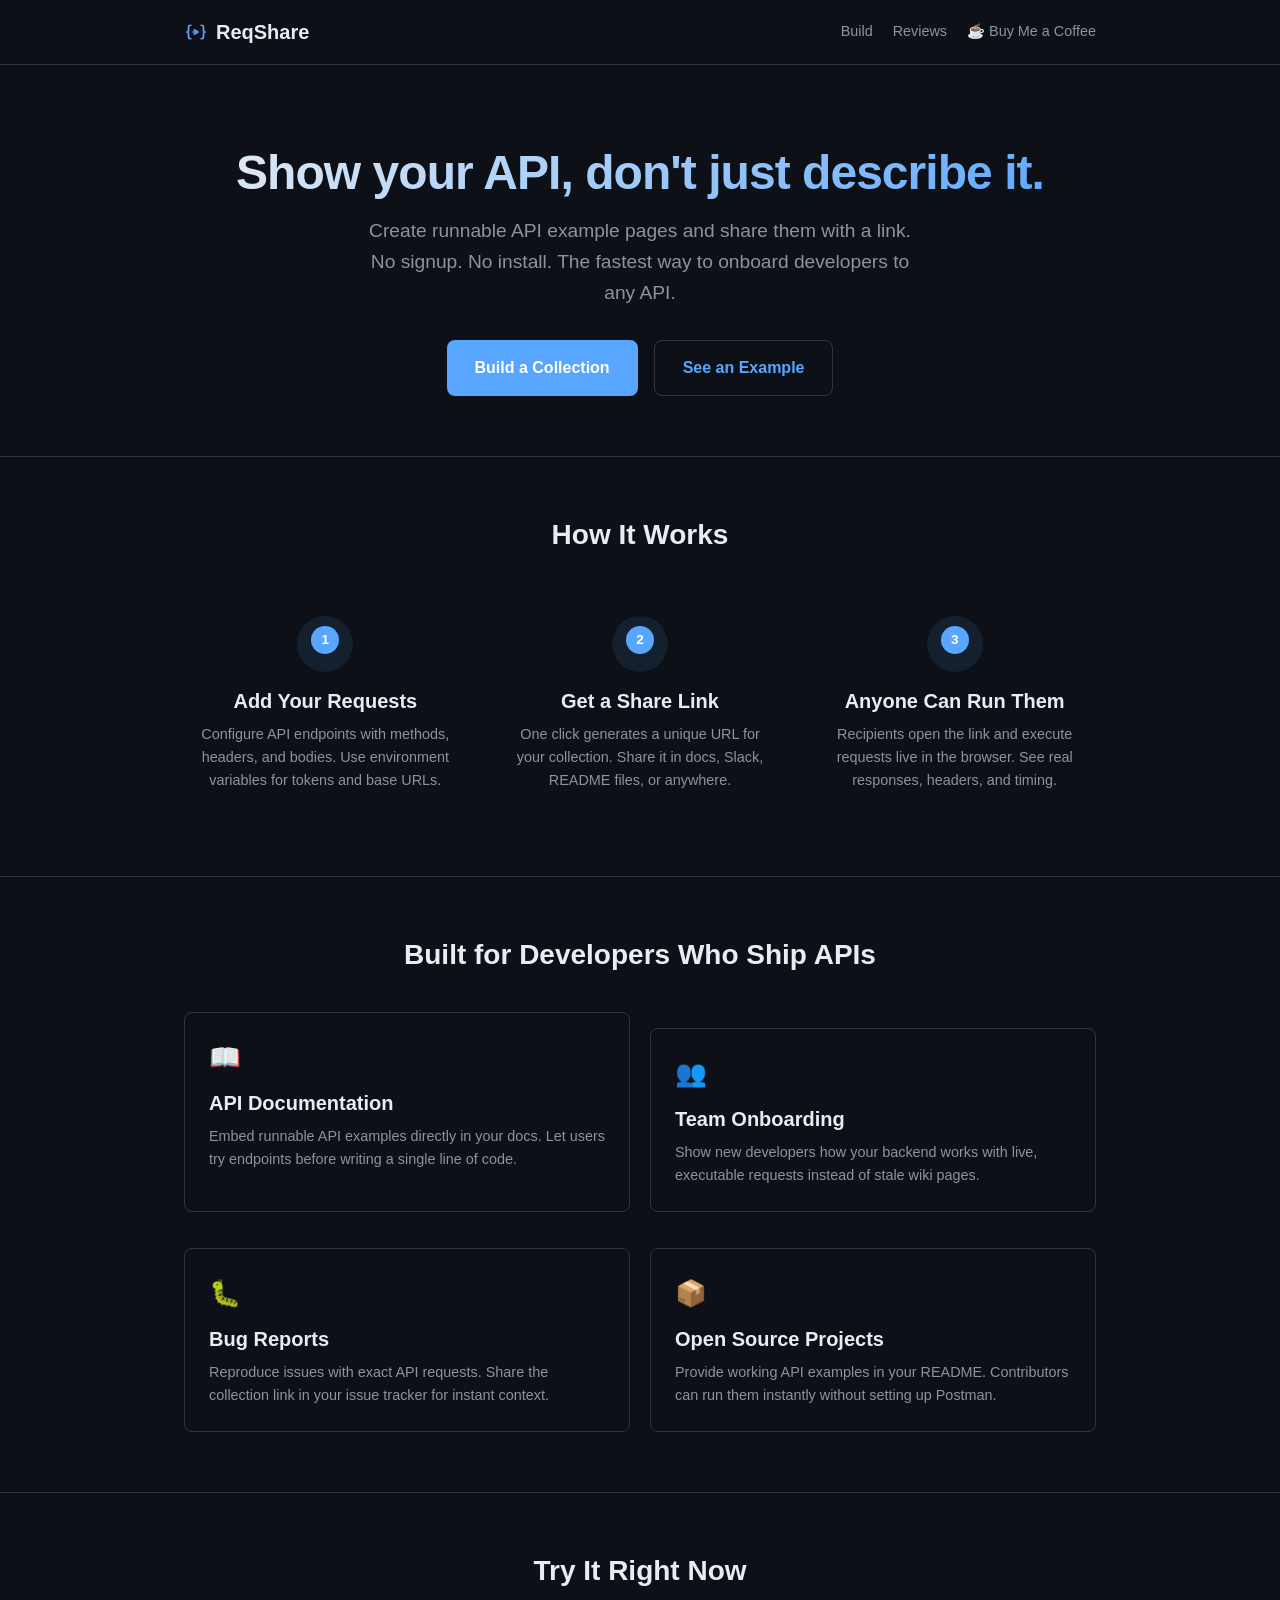
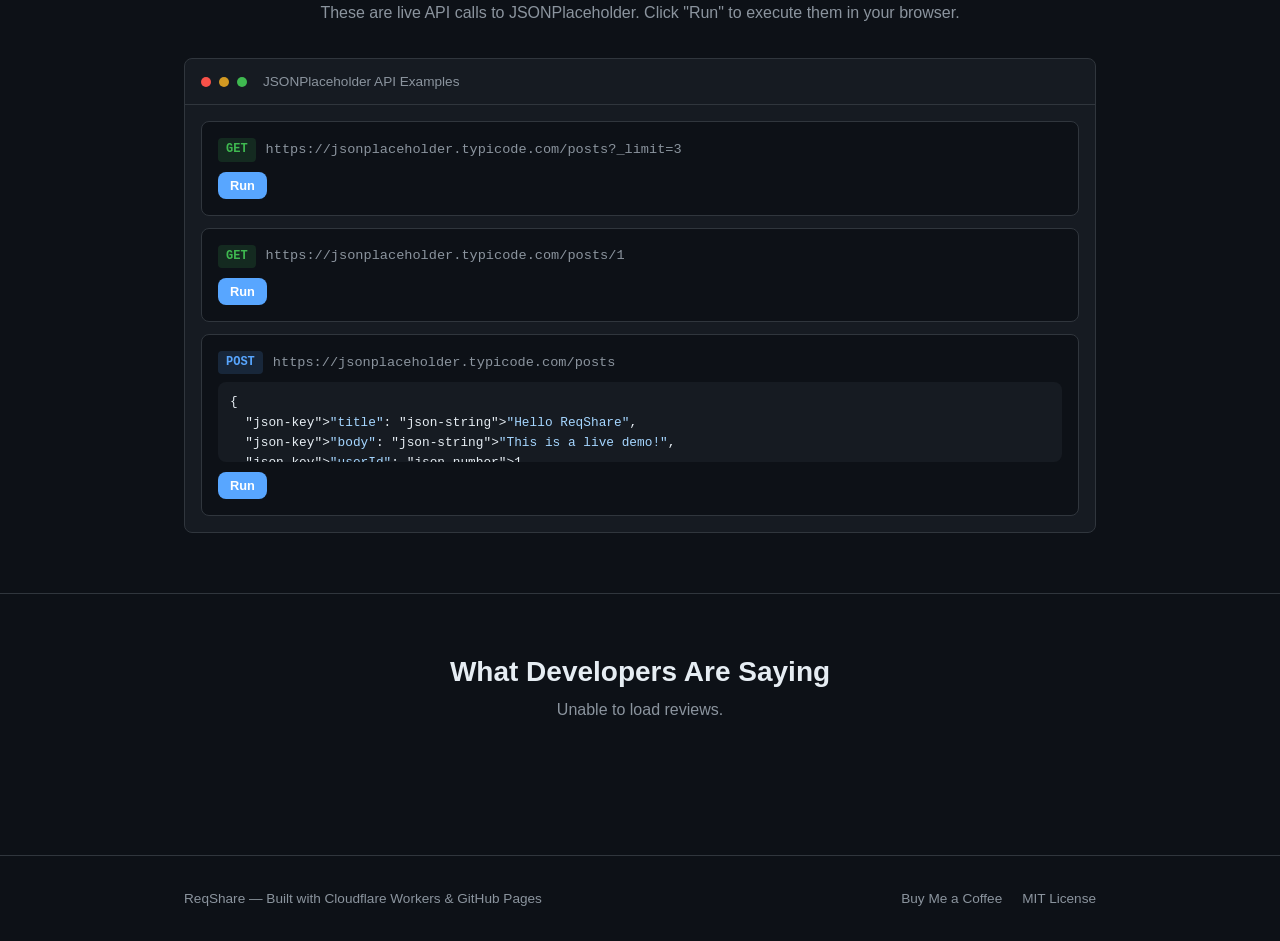
<file: site/index.html>
<!DOCTYPE html>
<html lang="en">
<head>
  <meta charset="utf-8">
  <meta name="viewport" content="width=device-width, initial-scale=1">
  <title>ReqShare — Shareable, Runnable API Examples</title>
  <meta name="description" content="Create runnable API example pages and share them with a link. The fastest way to show someone how an API works. No signup required.">
  <meta name="keywords" content="shareable API examples, runnable API documentation, share curl commands online, API request playground, embeddable API tester">
  <link rel="canonical" href="https://sillymodes.github.io/reqshare/">
  <link rel="icon" href="assets/favicon.svg" type="image/svg+xml">

  <!-- Open Graph -->
  <meta property="og:type" content="website">
  <meta property="og:title" content="ReqShare — Shareable, Runnable API Examples">
  <meta property="og:description" content="Create runnable API example pages and share them with a link. No signup. No install.">
  <meta property="og:url" content="https://sillymodes.github.io/reqshare/">
  <meta property="og:image" content="https://sillymodes.github.io/reqshare/assets/og-image.png">

  <!-- Twitter Card -->
  <meta name="twitter:card" content="summary_large_image">
  <meta name="twitter:title" content="ReqShare — Shareable, Runnable API Examples">
  <meta name="twitter:description" content="Create runnable API example pages and share them with a link. No signup. No install.">
  <meta name="twitter:image" content="https://sillymodes.github.io/reqshare/assets/og-image.png">

  <!-- JSON-LD Structured Data -->
  <script type="application/ld+json">
  {
    "@context": "https://schema.org",
    "@type": "WebApplication",
    "name": "ReqShare",
    "url": "https://sillymodes.github.io/reqshare/",
    "description": "Create shareable, runnable API example pages. The fastest way to show someone how an API works.",
    "applicationCategory": "DeveloperApplication",
    "operatingSystem": "Any",
    "offers": {
      "@type": "Offer",
      "price": "0",
      "priceCurrency": "USD"
    },
    "browserRequirements": "Requires JavaScript"
  }
  </script>

  <link rel="stylesheet" href="css/style.css">
</head>
<body>

  <header class="site-header">
    <div class="container" style="display:flex;align-items:center;justify-content:space-between;width:100%">
      <a href="./" class="logo" aria-label="ReqShare home">
        <svg width="24" height="24" viewBox="0 0 64 64" fill="none" xmlns="http://www.w3.org/2000/svg"><path d="M18 14C14 14 12 16 12 20L12 27C12 30 10 32 8 32C10 32 12 34 12 37L12 44C12 48 14 50 18 50" stroke="#58a6ff" stroke-width="4.5" stroke-linecap="round" stroke-linejoin="round"/><path d="M46 14C50 14 52 16 52 20L52 27C52 30 54 32 56 32C54 32 52 34 52 37L52 44C52 48 50 50 46 50" stroke="#58a6ff" stroke-width="4.5" stroke-linecap="round" stroke-linejoin="round"/><path d="M27 26L37 32L27 38" stroke="#58a6ff" stroke-width="4" stroke-linecap="round" stroke-linejoin="round"/><path d="M37 32H24" stroke="#58a6ff" stroke-width="4" stroke-linecap="round"/></svg>
        ReqShare
      </a>
      <nav>
        <a href="create.html">Build</a>
        <a href="#reviews-section">Reviews</a>
        <a href="https://buymeacoffee.com/timtian" target="_blank" rel="noopener">&#9749; Buy Me a Coffee</a>
      </nav>
    </div>
  </header>

  <main>
    <!-- Hero Section -->
    <section class="hero fade-in">
      <div class="container">
        <h1>Show your API, don't just describe it.</h1>
        <p class="subtitle">Create runnable API example pages and share them with a link. No signup. No install. The fastest way to onboard developers to any API.</p>
        <div class="cta-group">
          <a href="create.html" class="btn btn-primary">Build a Collection</a>
          <a href="c/#kUUKKDIE" class="btn btn-secondary">See an Example</a>
        </div>
      </div>
    </section>

    <!-- How It Works -->
    <section class="how-it-works fade-in fade-in-delay-1">
      <div class="container">
        <h2>How It Works</h2>
        <div class="steps">
          <div class="step">
            <div class="step-icon">
              <span class="step-number">1</span>
            </div>
            <h3>Add Your Requests</h3>
            <p>Configure API endpoints with methods, headers, and bodies. Use environment variables for tokens and base URLs.</p>
          </div>
          <div class="step">
            <div class="step-icon">
              <span class="step-number">2</span>
            </div>
            <h3>Get a Share Link</h3>
            <p>One click generates a unique URL for your collection. Share it in docs, Slack, README files, or anywhere.</p>
          </div>
          <div class="step">
            <div class="step-icon">
              <span class="step-number">3</span>
            </div>
            <h3>Anyone Can Run Them</h3>
            <p>Recipients open the link and execute requests live in the browser. See real responses, headers, and timing.</p>
          </div>
        </div>
      </div>
    </section>

    <!-- Use Cases -->
    <section class="use-cases fade-in fade-in-delay-2">
      <div class="container">
        <h2>Built for Developers Who Ship APIs</h2>
        <div class="use-case-grid">
          <div class="card use-case-card">
            <div class="uc-icon" aria-hidden="true">&#128214;</div>
            <h3>API Documentation</h3>
            <p>Embed runnable API examples directly in your docs. Let users try endpoints before writing a single line of code.</p>
          </div>
          <div class="card use-case-card">
            <div class="uc-icon" aria-hidden="true">&#128101;</div>
            <h3>Team Onboarding</h3>
            <p>Show new developers how your backend works with live, executable requests instead of stale wiki pages.</p>
          </div>
          <div class="card use-case-card">
            <div class="uc-icon" aria-hidden="true">&#128027;</div>
            <h3>Bug Reports</h3>
            <p>Reproduce issues with exact API requests. Share the collection link in your issue tracker for instant context.</p>
          </div>
          <div class="card use-case-card">
            <div class="uc-icon" aria-hidden="true">&#128230;</div>
            <h3>Open Source Projects</h3>
            <p>Provide working API examples in your README. Contributors can run them instantly without setting up Postman.</p>
          </div>
        </div>
      </div>
    </section>

    <!-- Live Demo -->
    <section class="live-demo fade-in fade-in-delay-3">
      <div class="container">
        <h2>Try It Right Now</h2>
        <p>These are live API calls to JSONPlaceholder. Click "Run" to execute them in your browser.</p>
        <div class="demo-container" id="demo-container">
          <div class="demo-header">
            <span class="demo-dot red"></span>
            <span class="demo-dot yellow"></span>
            <span class="demo-dot green"></span>
            <span style="margin-left:8px">JSONPlaceholder API Examples</span>
          </div>
          <div class="demo-requests" id="demo-requests">
            <!-- Populated by app.js -->
          </div>
        </div>
      </div>
    </section>

    <!-- Site-Wide Reviews -->
    <section class="reviews-section fade-in" id="reviews-section">
      <div class="container">
        <h2>What Developers Are Saying</h2>
        <div class="reviews-summary" id="reviews-summary">
          <!-- Populated by app.js -->
        </div>
        <div class="review-list" id="review-list">
          <!-- Populated by app.js -->
        </div>
      </div>
    </section>
  </main>

  <footer class="site-footer">
    <div class="container">
      <div class="footer-inner">
        <span>ReqShare &mdash; Built with Cloudflare Workers &amp; GitHub Pages</span>
        <div class="footer-links">
          <a href="https://buymeacoffee.com/timtian" target="_blank" rel="noopener">Buy Me a Coffee</a>
          <span>MIT License</span>
        </div>
      </div>
    </div>
  </footer>

  <script src="js/app.js"></script>
</body>
</html>
</file>
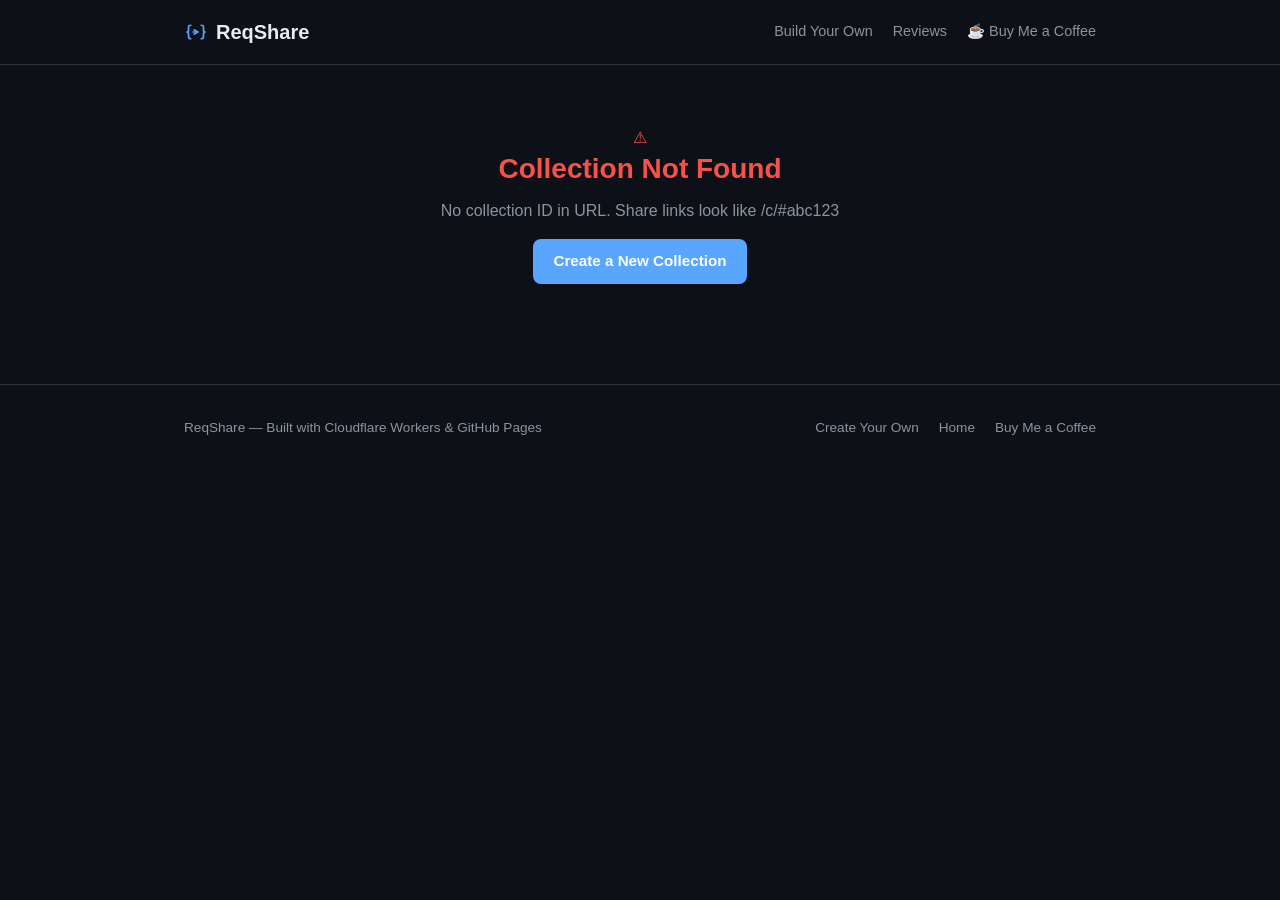
<file: site/c/index.html>
<!DOCTYPE html>
<html lang="en">
<head>
  <meta charset="utf-8">
  <meta name="viewport" content="width=device-width, initial-scale=1">
  <title>ReqShare — View Collection</title>
  <meta name="description" content="View and run API requests live in your browser. Shared via ReqShare — embeddable API documentation.">
  <link rel="canonical" href="https://sillymodes.github.io/reqshare/c/">
  <link rel="icon" href="../assets/favicon.svg" type="image/svg+xml">

  <!-- Open Graph -->
  <meta property="og:type" content="website">
  <meta property="og:title" content="ReqShare — View Collection">
  <meta property="og:description" content="View and run API requests live in your browser. Shared via ReqShare.">
  <meta property="og:url" content="https://sillymodes.github.io/reqshare/c/">
  <meta property="og:image" content="https://sillymodes.github.io/reqshare/assets/og-image.png">

  <!-- Twitter Card -->
  <meta name="twitter:card" content="summary_large_image">
  <meta name="twitter:title" content="ReqShare — View Collection">
  <meta name="twitter:description" content="View and run API requests live in your browser. Shared via ReqShare.">
  <meta name="twitter:image" content="https://sillymodes.github.io/reqshare/assets/og-image.png">

  <!-- JSON-LD -->
  <script type="application/ld+json">
  {
    "@context": "https://schema.org",
    "@type": "WebPage",
    "name": "ReqShare — View Collection",
    "description": "View and run API requests live in your browser. Shared via ReqShare — embeddable API documentation.",
    "url": "https://sillymodes.github.io/reqshare/c/"
  }
  </script>

  <link rel="stylesheet" href="../css/style.css">
</head>
<body>

  <header class="site-header">
    <div class="container" style="display:flex;align-items:center;justify-content:space-between;width:100%">
      <a href="../" class="logo" aria-label="ReqShare home">
        <svg width="24" height="24" viewBox="0 0 64 64" fill="none" xmlns="http://www.w3.org/2000/svg"><path d="M18 14C14 14 12 16 12 20L12 27C12 30 10 32 8 32C10 32 12 34 12 37L12 44C12 48 14 50 18 50" stroke="#58a6ff" stroke-width="4.5" stroke-linecap="round" stroke-linejoin="round"/><path d="M46 14C50 14 52 16 52 20L52 27C52 30 54 32 56 32C54 32 52 34 52 37L52 44C52 48 50 50 46 50" stroke="#58a6ff" stroke-width="4.5" stroke-linecap="round" stroke-linejoin="round"/><path d="M27 26L37 32L27 38" stroke="#58a6ff" stroke-width="4" stroke-linecap="round" stroke-linejoin="round"/><path d="M37 32H24" stroke="#58a6ff" stroke-width="4" stroke-linecap="round"/></svg>
        ReqShare
      </a>
      <nav>
        <a href="../create.html">Build Your Own</a>
        <a href="../index.html#reviews-section">Reviews</a>
        <a href="https://buymeacoffee.com/timtian" target="_blank" rel="noopener">&#9749; Buy Me a Coffee</a>
      </nav>
    </div>
  </header>

  <main id="main-content">
    <noscript>
      <div class="empty-state">
        <p>This page requires JavaScript to display API request collections.</p>
      </div>
    </noscript>

    <!-- Loading state (shown initially) -->
    <div class="loading-state" id="loading-state">
      <div class="spinner spinner-lg"></div>
      <span>Loading collection...</span>
    </div>

    <!-- Error state (hidden by default) -->
    <div class="error-state" id="error-state" style="display:none">
      <div class="empty-icon">&#9888;</div>
      <h2>Collection Not Found</h2>
      <p style="margin-top:8px">This collection may have expired or the link is incorrect.</p>
      <a href="../create.html" class="btn btn-primary" style="margin-top:16px">Create a New Collection</a>
    </div>

    <!-- Collection content (hidden until loaded) -->
    <div id="collection-content" style="display:none">
      <!-- Collection Header -->
      <section class="collection-header">
        <div class="container">
          <h1 id="collection-name"></h1>
          <p class="collection-description" id="collection-desc"></p>
          <div class="collection-meta" id="collection-meta">
            <!-- Populated by viewer.js -->
          </div>
        </div>
      </section>

      <!-- Request List -->
      <section class="request-list">
        <div class="container" id="request-list">
          <!-- Populated by viewer.js -->
        </div>
      </section>

      <!-- Reviews -->
      <section class="review-form-section">
        <div class="container">
          <h2>Rate This Collection</h2>
          <div class="review-form" id="review-form">
            <p style="margin-bottom:12px;font-size:0.9rem">How useful was this collection?</p>
            <div class="stars stars-interactive stars-lg" id="star-rating" role="group" aria-label="Star rating">
              <span class="star" data-value="1" role="button" tabindex="0" aria-label="1 star">&#9733;</span>
              <span class="star" data-value="2" role="button" tabindex="0" aria-label="2 stars">&#9733;</span>
              <span class="star" data-value="3" role="button" tabindex="0" aria-label="3 stars">&#9733;</span>
              <span class="star" data-value="4" role="button" tabindex="0" aria-label="4 stars">&#9733;</span>
              <span class="star" data-value="5" role="button" tabindex="0" aria-label="5 stars">&#9733;</span>
            </div>
            <div class="form-group">
              <label for="review-name">Display Name (optional)</label>
              <input type="text" id="review-name" placeholder="Anonymous" maxlength="50">
            </div>
            <div class="form-group">
              <label for="review-comment">Comment (optional)</label>
              <textarea id="review-comment" rows="2" placeholder="What did you think?" maxlength="500" style="font-family:var(--sans)"></textarea>
            </div>
            <button class="btn btn-primary" id="btn-submit-review">Submit Review</button>
          </div>

          <div style="margin-top:32px">
            <div id="review-summary-viewer">
              <!-- Populated by viewer.js -->
            </div>
            <div class="review-list" id="review-list-viewer">
              <!-- Populated by viewer.js -->
            </div>
          </div>
        </div>
      </section>
    </div>
  </main>

  <footer class="site-footer">
    <div class="container">
      <div class="footer-inner">
        <span>ReqShare &mdash; Built with Cloudflare Workers &amp; GitHub Pages</span>
        <div class="footer-links">
          <a href="../create.html">Create Your Own</a>
          <a href="../">Home</a>
          <a href="https://buymeacoffee.com/timtian" target="_blank" rel="noopener">Buy Me a Coffee</a>
        </div>
      </div>
    </div>
  </footer>

  <script src="../js/viewer.js"></script>
</body>
</html>
</file>
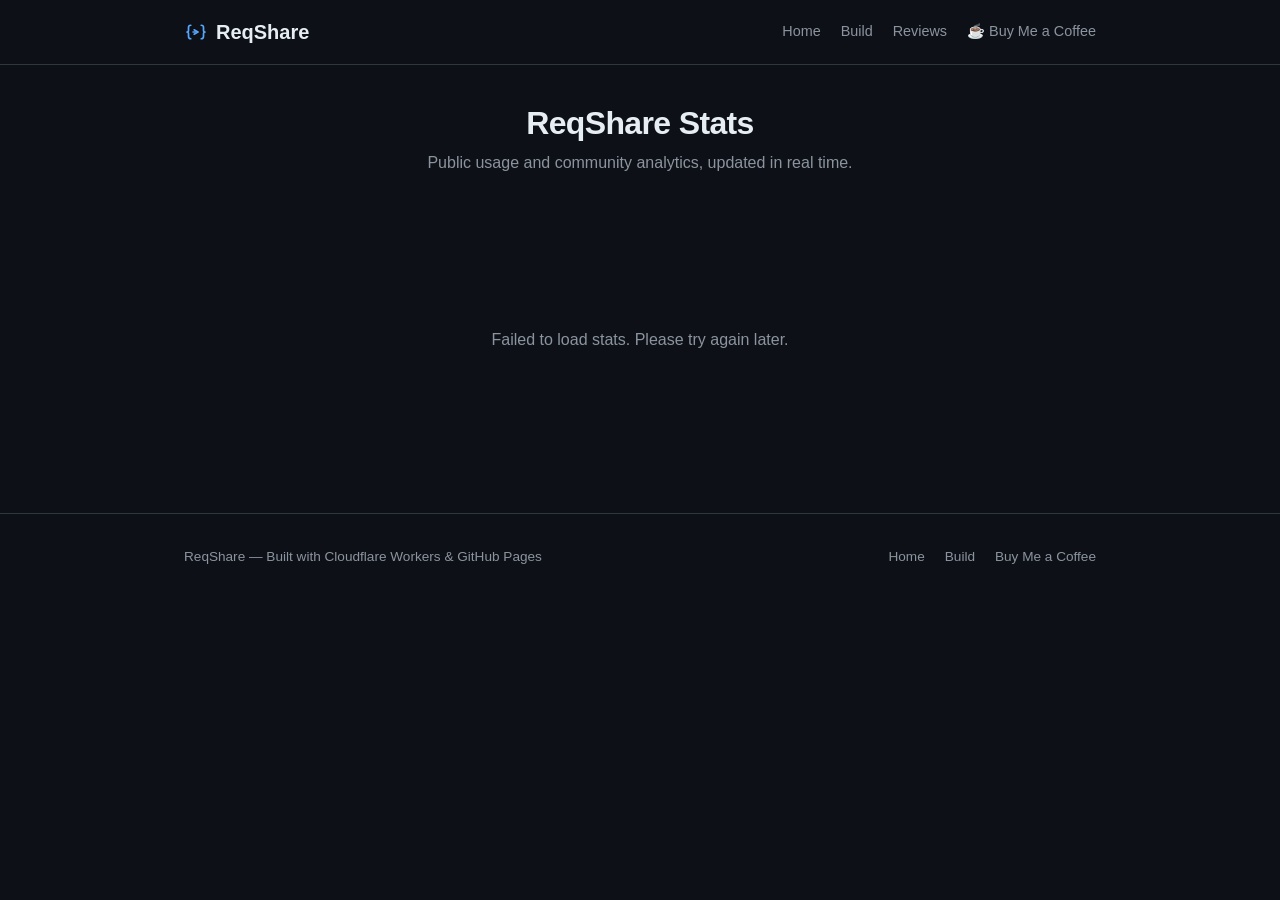
<file: site/stats.html>
<!DOCTYPE html>
<html lang="en">
<head>
  <meta charset="utf-8">
  <meta name="viewport" content="width=device-width, initial-scale=1">
  <title>ReqShare Stats — Usage and Visitor Analytics</title>
  <meta name="description" content="Public usage statistics for ReqShare. See page views, unique visitors, collections created, and review scores.">
  <link rel="canonical" href="https://sillymodes.github.io/reqshare/stats.html">
  <link rel="icon" href="assets/favicon.svg" type="image/svg+xml">

  <!-- Open Graph -->
  <meta property="og:type" content="website">
  <meta property="og:title" content="ReqShare Stats — Usage and Visitor Analytics">
  <meta property="og:description" content="Public usage statistics for ReqShare. See page views, visitors, and review scores.">
  <meta property="og:url" content="https://sillymodes.github.io/reqshare/stats.html">
  <meta property="og:image" content="https://sillymodes.github.io/reqshare/assets/og-image.png">

  <!-- Twitter Card -->
  <meta name="twitter:card" content="summary_large_image">
  <meta name="twitter:title" content="ReqShare Stats — Usage and Visitor Analytics">
  <meta name="twitter:description" content="Public usage statistics for ReqShare. See page views, visitors, and review scores.">
  <meta name="twitter:image" content="https://sillymodes.github.io/reqshare/assets/og-image.png">

  <!-- JSON-LD -->
  <script type="application/ld+json">
  {
    "@context": "https://schema.org",
    "@type": "WebPage",
    "name": "ReqShare Stats — Usage and Visitor Analytics",
    "description": "Public usage statistics for ReqShare. Page views, unique visitors, and community review scores.",
    "url": "https://sillymodes.github.io/reqshare/stats.html"
  }
  </script>

  <link rel="stylesheet" href="css/style.css">
</head>
<body>

  <header class="site-header">
    <div class="container" style="display:flex;align-items:center;justify-content:space-between;width:100%">
      <a href="./" class="logo" aria-label="ReqShare home">
        <svg width="24" height="24" viewBox="0 0 64 64" fill="none" xmlns="http://www.w3.org/2000/svg"><path d="M18 14C14 14 12 16 12 20L12 27C12 30 10 32 8 32C10 32 12 34 12 37L12 44C12 48 14 50 18 50" stroke="#58a6ff" stroke-width="4.5" stroke-linecap="round" stroke-linejoin="round"/><path d="M46 14C50 14 52 16 52 20L52 27C52 30 54 32 56 32C54 32 52 34 52 37L52 44C52 48 50 50 46 50" stroke="#58a6ff" stroke-width="4.5" stroke-linecap="round" stroke-linejoin="round"/><path d="M27 26L37 32L27 38" stroke="#58a6ff" stroke-width="4" stroke-linecap="round" stroke-linejoin="round"/><path d="M37 32H24" stroke="#58a6ff" stroke-width="4" stroke-linecap="round"/></svg>
        ReqShare
      </a>
      <nav>
        <a href="./">Home</a>
        <a href="create.html">Build</a>
        <a href="index.html#reviews-section">Reviews</a>
        <a href="https://buymeacoffee.com/timtian" target="_blank" rel="noopener">&#9749; Buy Me a Coffee</a>
      </nav>
    </div>
  </header>

  <main>
    <section class="stats-hero fade-in">
      <div class="container">
        <h1>ReqShare Stats</h1>
        <p>Public usage and community analytics, updated in real time.</p>
      </div>
    </section>

    <section class="fade-in fade-in-delay-1">
      <div class="container">
        <!-- Loading -->
        <div class="loading-state" id="stats-loading">
          <div class="spinner spinner-lg"></div>
          <span>Loading stats...</span>
        </div>

        <!-- Content (hidden until loaded) -->
        <div id="stats-content" style="display:none">
          <!-- Big Numbers -->
          <div class="stats-grid" id="stats-grid">
            <div class="card stat-card stat-card-accent">
              <div class="stat-number" id="stat-views">--</div>
              <div class="stat-label">Total Page Views</div>
            </div>
            <div class="card stat-card">
              <div class="stat-number" id="stat-visitors">--</div>
              <div class="stat-label">Unique Visitors</div>
            </div>
            <div class="card stat-card">
              <div class="stat-number" id="stat-collections">--</div>
              <div class="stat-label">Collections Created</div>
            </div>
          </div>

          <!-- Review Score -->
          <div class="card review-score-card" id="review-score-card">
            <div class="score-big" id="review-avg">--</div>
            <div class="stars stars-lg" id="review-stars-display" style="justify-content:center;margin:8px 0"></div>
            <div class="score-label" id="review-count-label">-- reviews</div>
          </div>

          <!-- 30-Day Trend -->
          <div class="chart-section">
            <h2>30-Day Trend</h2>
            <div class="bar-chart" id="bar-chart">
              <!-- Populated by stats.js -->
            </div>
            <div class="chart-legend">
              <span class="legend-views">Page Views</span>
              <span class="legend-uniques">Unique Visitors</span>
            </div>
          </div>
        </div>
      </div>
    </section>
  </main>

  <footer class="site-footer">
    <div class="container">
      <div class="footer-inner">
        <span>ReqShare &mdash; Built with Cloudflare Workers &amp; GitHub Pages</span>
        <div class="footer-links">
          <a href="./">Home</a>
          <a href="create.html">Build</a>
          <a href="https://buymeacoffee.com/timtian" target="_blank" rel="noopener">Buy Me a Coffee</a>
        </div>
      </div>
    </div>
  </footer>

  <script src="js/stats.js"></script>
</body>
</html>
</file>
<file: site/css/style.css>
/* ============================================================
   ReqShare — Complete Stylesheet
   Dark-mode developer UI · No frameworks · No build step
   ============================================================ */

/* --- Reset & Base ------------------------------------------ */
*, *::before, *::after { box-sizing: border-box; margin: 0; padding: 0; }

:root {
  --bg:          #0d1117;
  --bg-alt:      #161b22;
  --bg-card:     #0d1117;
  --border:      #30363d;
  --text:        #e6edf3;
  --text-muted:  #8b949e;
  --accent:      #58a6ff;
  --accent-hover:#79c0ff;
  --success:     #3fb950;
  --error:       #f85149;
  --warn:        #d29922;
  --gold:        #f0c000;
  --star-empty:  #30363d;
  --radius:      8px;
  --mono:        'SF Mono','Fira Code','Fira Mono',Consolas,'Courier New',monospace;
  --sans:        -apple-system,BlinkMacSystemFont,'Segoe UI','Noto Sans',Helvetica,Arial,sans-serif;
}

html { scroll-behavior: smooth; }

body {
  font-family: var(--sans);
  background: var(--bg);
  color: var(--text);
  line-height: 1.6;
  -webkit-font-smoothing: antialiased;
  -moz-osx-font-smoothing: grayscale;
}

a { color: var(--accent); text-decoration: none; transition: color .15s; }
a:hover { color: var(--accent-hover); }

img { max-width: 100%; display: block; }

/* --- Layout ------------------------------------------------ */
.container { max-width: 960px; margin: 0 auto; padding: 0 24px; }

/* --- Typography -------------------------------------------- */
h1 { font-size: 2.5rem; font-weight: 700; line-height: 1.15; letter-spacing: -0.02em; }
h2 { font-size: 1.75rem; font-weight: 600; line-height: 1.25; margin-bottom: 12px; }
h3 { font-size: 1.25rem; font-weight: 600; line-height: 1.35; }
p  { color: var(--text-muted); }
code, pre { font-family: var(--mono); }
small { font-size: 0.85rem; color: var(--text-muted); }

/* --- Header / Nav ------------------------------------------ */
.site-header {
  display: flex;
  align-items: center;
  justify-content: space-between;
  padding: 16px 0;
  border-bottom: 1px solid var(--border);
}
.site-header .logo {
  font-size: 1.25rem;
  font-weight: 700;
  color: var(--text);
  display: flex;
  align-items: center;
  gap: 8px;
}
.site-header .logo svg { width: 24px; height: 24px; }
.site-header nav { display: flex; gap: 20px; align-items: center; }
.site-header nav a { font-size: 0.9rem; color: var(--text-muted); }
.site-header nav a:hover { color: var(--accent); }

/* --- Buttons ----------------------------------------------- */
.btn {
  display: inline-flex;
  align-items: center;
  justify-content: center;
  gap: 6px;
  padding: 10px 20px;
  border: none;
  border-radius: var(--radius);
  font-family: var(--sans);
  font-size: 0.95rem;
  font-weight: 600;
  cursor: pointer;
  transition: background .15s, transform .1s, box-shadow .15s;
  text-decoration: none;
}
.btn:active { transform: scale(0.97); }
.btn-primary {
  background: var(--accent);
  color: #fff;
}
.btn-primary:hover {
  background: var(--accent-hover);
  color: #fff;
  box-shadow: 0 0 20px rgba(88,166,255,0.25);
}
.btn-secondary {
  background: transparent;
  color: var(--accent);
  border: 1px solid var(--border);
}
.btn-secondary:hover {
  border-color: var(--accent);
  background: rgba(88,166,255,0.08);
  color: var(--accent-hover);
}
.btn-sm {
  padding: 6px 12px;
  font-size: 0.8rem;
}
.btn-danger {
  background: var(--error);
  color: #fff;
}
.btn-danger:hover { background: #da3633; }
.btn-success {
  background: var(--success);
  color: #fff;
}
.btn-success:hover { background: #2ea043; }

/* --- Form Elements ----------------------------------------- */
input[type="text"],
input[type="url"],
input[type="number"],
textarea,
select {
  width: 100%;
  padding: 10px 12px;
  background: var(--bg-alt);
  border: 1px solid var(--border);
  border-radius: var(--radius);
  color: var(--text);
  font-family: var(--sans);
  font-size: 0.9rem;
  transition: border-color .15s, box-shadow .15s;
}
input:focus, textarea:focus, select:focus {
  outline: none;
  border-color: var(--accent);
  box-shadow: 0 0 0 3px rgba(88,166,255,0.15);
}
input::placeholder, textarea::placeholder { color: var(--text-muted); opacity: 0.6; }
textarea { resize: vertical; font-family: var(--mono); min-height: 80px; }
select {
  cursor: pointer;
  appearance: none;
  background-image: url("data:image/svg+xml,%3Csvg width='12' height='8' xmlns='http://www.w3.org/2000/svg'%3E%3Cpath d='M1 1l5 5 5-5' stroke='%238b949e' stroke-width='1.5' fill='none'/%3E%3C/svg%3E");
  background-repeat: no-repeat;
  background-position: right 12px center;
  padding-right: 32px;
}
label {
  display: block;
  font-size: 0.85rem;
  font-weight: 600;
  color: var(--text-muted);
  margin-bottom: 4px;
}
.form-group { margin-bottom: 16px; }
.form-row {
  display: flex;
  gap: 12px;
  align-items: flex-end;
}

/* --- Cards ------------------------------------------------- */
.card {
  background: var(--bg-card);
  border: 1px solid var(--border);
  border-radius: var(--radius);
  padding: 20px;
  transition: border-color .15s;
}
.card:hover { border-color: #484f58; }
.card + .card { margin-top: 16px; }

/* --- Hero Section ------------------------------------------ */
.hero {
  text-align: center;
  padding: 80px 0 60px;
}
.hero h1 {
  font-size: 3rem;
  margin-bottom: 16px;
  background: linear-gradient(135deg, var(--text) 0%, var(--accent) 100%);
  -webkit-background-clip: text;
  -webkit-text-fill-color: transparent;
  background-clip: text;
}
.hero .subtitle {
  font-size: 1.2rem;
  color: var(--text-muted);
  max-width: 560px;
  margin: 0 auto 32px;
  line-height: 1.6;
}
.hero .cta-group {
  display: flex;
  gap: 16px;
  justify-content: center;
  flex-wrap: wrap;
}
.hero .cta-group .btn { padding: 14px 28px; font-size: 1rem; }

/* --- How It Works ------------------------------------------ */
.how-it-works {
  padding: 60px 0;
  border-top: 1px solid var(--border);
}
.how-it-works h2 { text-align: center; margin-bottom: 40px; }
.steps {
  display: grid;
  grid-template-columns: repeat(3, 1fr);
  gap: 32px;
}
.step {
  text-align: center;
  padding: 24px 16px;
}
.step-icon {
  width: 56px;
  height: 56px;
  margin: 0 auto 16px;
  background: rgba(88,166,255,0.1);
  border-radius: 50%;
  display: flex;
  align-items: center;
  justify-content: center;
  font-size: 1.5rem;
}
.step-number {
  display: inline-block;
  width: 28px;
  height: 28px;
  line-height: 28px;
  border-radius: 50%;
  background: var(--accent);
  color: #fff;
  font-size: 0.85rem;
  font-weight: 700;
  margin-bottom: 8px;
}
.step h3 { margin-bottom: 8px; }
.step p { font-size: 0.9rem; }

/* --- Use Cases --------------------------------------------- */
.use-cases {
  padding: 60px 0;
  border-top: 1px solid var(--border);
}
.use-cases h2 { text-align: center; margin-bottom: 40px; }
.use-case-grid {
  display: grid;
  grid-template-columns: repeat(2, 1fr);
  gap: 20px;
}
.use-case-card {
  padding: 24px;
}
.use-case-card .uc-icon {
  font-size: 1.6rem;
  margin-bottom: 12px;
}
.use-case-card h3 { margin-bottom: 8px; color: var(--text); }
.use-case-card p { font-size: 0.9rem; }

/* --- Live Demo --------------------------------------------- */
.live-demo {
  padding: 60px 0;
  border-top: 1px solid var(--border);
}
.live-demo h2 { text-align: center; margin-bottom: 12px; }
.live-demo > .container > p { text-align: center; margin-bottom: 32px; }
.demo-container {
  border: 1px solid var(--border);
  border-radius: var(--radius);
  overflow: hidden;
  background: var(--bg-alt);
}
.demo-header {
  padding: 12px 16px;
  border-bottom: 1px solid var(--border);
  display: flex;
  align-items: center;
  gap: 8px;
  font-size: 0.85rem;
  color: var(--text-muted);
}
.demo-dot {
  width: 10px; height: 10px;
  border-radius: 50%;
  display: inline-block;
}
.demo-dot.red    { background: var(--error); }
.demo-dot.yellow { background: var(--warn); }
.demo-dot.green  { background: var(--success); }
.demo-requests { padding: 16px; }
.demo-request {
  padding: 16px;
  border: 1px solid var(--border);
  border-radius: var(--radius);
  margin-bottom: 12px;
  background: var(--bg);
}
.demo-request:last-child { margin-bottom: 0; }
.demo-request-header {
  display: flex;
  align-items: center;
  gap: 10px;
  margin-bottom: 8px;
}
.demo-request-header .method-badge {
  padding: 2px 8px;
  border-radius: 4px;
  font-size: 0.75rem;
  font-weight: 700;
  font-family: var(--mono);
}
.demo-request-header .url {
  font-family: var(--mono);
  font-size: 0.85rem;
  color: var(--text-muted);
  word-break: break-all;
}
.demo-request .demo-actions { display: flex; gap: 8px; margin-top: 10px; }
.demo-response {
  margin-top: 12px;
  padding: 12px;
  background: var(--bg-alt);
  border-radius: var(--radius);
  border: 1px solid var(--border);
  display: none;
}
.demo-response.show { display: block; }
.demo-response-meta {
  display: flex;
  align-items: center;
  gap: 12px;
  margin-bottom: 8px;
  font-size: 0.8rem;
}
.demo-response pre {
  font-size: 0.8rem;
  line-height: 1.5;
  overflow-x: auto;
  white-space: pre;
  padding: 8px 0;
  max-height: 200px;
  overflow-y: auto;
}

/* --- Reviews Section --------------------------------------- */
.reviews-section {
  padding: 60px 0;
  border-top: 1px solid var(--border);
}
.reviews-section h2 { text-align: center; margin-bottom: 8px; }
.reviews-summary {
  text-align: center;
  margin-bottom: 32px;
}
.reviews-summary .avg-score {
  font-size: 2rem;
  font-weight: 700;
  color: var(--text);
}
.reviews-summary .avg-score span { color: var(--text-muted); font-size: 1.1rem; font-weight: 400; }
.review-list {
  display: grid;
  gap: 16px;
  max-width: 640px;
  margin: 0 auto;
}
.review-item {
  padding: 16px;
}
.review-item .review-header {
  display: flex;
  align-items: center;
  justify-content: space-between;
  margin-bottom: 6px;
}
.review-item .review-name {
  font-weight: 600;
  font-size: 0.9rem;
}
.review-item .review-date {
  font-size: 0.8rem;
  color: var(--text-muted);
}
.review-item .review-comment {
  font-size: 0.9rem;
  color: var(--text-muted);
  margin-top: 6px;
}

/* --- Star Ratings ------------------------------------------ */
.stars {
  display: inline-flex;
  gap: 2px;
  font-size: 1.1rem;
}
.stars .star { color: var(--star-empty); transition: color .1s; }
.stars .star.filled { color: var(--gold); }
.stars-interactive { cursor: pointer; }
.stars-interactive .star:hover,
.stars-interactive .star.preview { color: var(--gold); }
.stars-lg { font-size: 1.5rem; gap: 4px; }

/* --- Status Badges ----------------------------------------- */
.status-badge {
  display: inline-flex;
  align-items: center;
  padding: 2px 10px;
  border-radius: 12px;
  font-size: 0.8rem;
  font-weight: 600;
  font-family: var(--mono);
}
.status-2xx { background: rgba(63,185,80,0.15); color: var(--success); }
.status-3xx { background: rgba(210,153,34,0.15); color: var(--warn); }
.status-4xx { background: rgba(248,81,73,0.15); color: var(--error); }
.status-5xx { background: rgba(248,81,73,0.15); color: var(--error); }

/* --- Method Badges ----------------------------------------- */
.method-GET    { background: rgba(63,185,80,0.15); color: var(--success); }
.method-POST   { background: rgba(88,166,255,0.15); color: var(--accent); }
.method-PUT    { background: rgba(210,153,34,0.15); color: var(--warn); }
.method-PATCH  { background: rgba(210,153,34,0.15); color: var(--warn); }
.method-DELETE { background: rgba(248,81,73,0.15); color: var(--error); }
.method-HEAD   { background: rgba(139,148,158,0.15); color: var(--text-muted); }
.method-OPTIONS{ background: rgba(139,148,158,0.15); color: var(--text-muted); }

/* --- Viewer Page ------------------------------------------- */
.collection-header {
  padding: 32px 0 24px;
  border-bottom: 1px solid var(--border);
}
.collection-meta {
  display: flex;
  gap: 20px;
  flex-wrap: wrap;
  margin-top: 8px;
  font-size: 0.85rem;
  color: var(--text-muted);
}
.collection-meta span { display: inline-flex; align-items: center; gap: 4px; }
.collection-description {
  margin-top: 8px;
  font-size: 0.95rem;
  color: var(--text-muted);
}
.request-list { padding: 24px 0; }
.request-card { margin-bottom: 24px; }
.request-card-header {
  display: flex;
  align-items: center;
  gap: 10px;
  margin-bottom: 12px;
  flex-wrap: wrap;
}
.request-card-header .req-name {
  font-weight: 600;
  font-size: 1.05rem;
}
.request-url {
  font-family: var(--mono);
  font-size: 0.85rem;
  color: var(--text-muted);
  padding: 8px 12px;
  background: var(--bg-alt);
  border-radius: var(--radius);
  word-break: break-all;
  margin-bottom: 12px;
}
.request-details { margin-bottom: 12px; }
.request-details h4 {
  font-size: 0.8rem;
  color: var(--text-muted);
  text-transform: uppercase;
  letter-spacing: 0.05em;
  margin-bottom: 4px;
}
.request-details table {
  width: 100%;
  font-size: 0.85rem;
  border-collapse: collapse;
}
.request-details td {
  padding: 3px 8px;
  border-bottom: 1px solid var(--border);
  font-family: var(--mono);
  font-size: 0.8rem;
}
.request-details td:first-child { color: var(--accent); white-space: nowrap; }
.request-body-preview {
  background: var(--bg-alt);
  padding: 10px 12px;
  border-radius: var(--radius);
  font-family: var(--mono);
  font-size: 0.8rem;
  white-space: pre-wrap;
  word-break: break-all;
  max-height: 150px;
  overflow-y: auto;
  margin-bottom: 12px;
}
.request-actions {
  display: flex;
  gap: 8px;
  flex-wrap: wrap;
}
.response-panel {
  margin-top: 16px;
  border: 1px solid var(--border);
  border-radius: var(--radius);
  overflow: hidden;
  display: none;
}
.response-panel.show { display: block; }
.response-meta {
  display: flex;
  align-items: center;
  gap: 16px;
  padding: 10px 16px;
  border-bottom: 1px solid var(--border);
  background: var(--bg-alt);
  font-size: 0.85rem;
  flex-wrap: wrap;
}
.response-meta .timing { color: var(--text-muted); }
.response-meta .size   { color: var(--text-muted); }
.response-tabs {
  display: flex;
  border-bottom: 1px solid var(--border);
  background: var(--bg-alt);
}
.response-tab {
  padding: 8px 20px;
  font-size: 0.85rem;
  cursor: pointer;
  color: var(--text-muted);
  border-bottom: 2px solid transparent;
  background: none;
  border-top: none; border-left: none; border-right: none;
  font-family: var(--sans);
  transition: color .15s, border-color .15s;
}
.response-tab:hover { color: var(--text); }
.response-tab.active { color: var(--accent); border-bottom-color: var(--accent); }
.response-body {
  padding: 16px;
  max-height: 400px;
  overflow: auto;
}
.response-body pre {
  font-size: 0.8rem;
  line-height: 1.55;
  white-space: pre-wrap;
  word-break: break-word;
}
.response-headers-table {
  width: 100%;
  font-size: 0.8rem;
  border-collapse: collapse;
}
.response-headers-table td {
  padding: 4px 8px;
  border-bottom: 1px solid var(--border);
  font-family: var(--mono);
  vertical-align: top;
}
.response-headers-table td:first-child {
  color: var(--accent);
  white-space: nowrap;
  width: 200px;
}

/* --- JSON Syntax Highlighting ------------------------------ */
.json-key     { color: #d2a8ff; }
.json-string  { color: #a5d6ff; }
.json-number  { color: #79c0ff; }
.json-boolean { color: #ff7b72; }
.json-null    { color: #8b949e; }

/* --- Builder Page ------------------------------------------ */
.builder-section {
  padding: 32px 0;
}
.builder-section h1 { font-size: 2rem; margin-bottom: 8px; }
.builder-section > .container > p { margin-bottom: 24px; }

.env-vars-section {
  margin-bottom: 24px;
}
.env-vars-section h3 { margin-bottom: 12px; }
.env-row {
  display: flex;
  gap: 8px;
  align-items: center;
  margin-bottom: 8px;
}
.env-row input { flex: 1; }
.env-row input:first-child { max-width: 200px; }
.env-hint {
  font-size: 0.8rem;
  color: var(--text-muted);
  margin-top: 4px;
}

.requests-section {
  margin-bottom: 24px;
}
.requests-section h3 { margin-bottom: 16px; }
.request-editor {
  margin-bottom: 16px;
  position: relative;
}
.request-editor-header {
  display: flex;
  align-items: center;
  justify-content: space-between;
  margin-bottom: 12px;
  padding-bottom: 8px;
  border-bottom: 1px solid var(--border);
}
.request-editor-header .req-index {
  font-weight: 600;
  color: var(--text-muted);
  font-size: 0.85rem;
}
.request-editor-controls {
  display: flex;
  gap: 4px;
}
.request-editor-controls button {
  background: none;
  border: 1px solid var(--border);
  border-radius: 4px;
  color: var(--text-muted);
  padding: 4px 8px;
  cursor: pointer;
  font-size: 0.75rem;
  transition: border-color .15s, color .15s;
}
.request-editor-controls button:hover {
  border-color: var(--accent);
  color: var(--accent);
}
.request-editor-controls .btn-remove:hover {
  border-color: var(--error);
  color: var(--error);
}
.method-url-row {
  display: flex;
  gap: 8px;
  margin-bottom: 12px;
}
.method-url-row select { width: 130px; flex-shrink: 0; }
.method-url-row input  { flex: 1; }

.header-pair {
  display: flex;
  gap: 8px;
  align-items: center;
  margin-bottom: 6px;
}
.header-pair input { flex: 1; }
.header-pair .btn-remove-header {
  background: none;
  border: none;
  color: var(--text-muted);
  cursor: pointer;
  font-size: 1.2rem;
  padding: 4px;
  transition: color .15s;
}
.header-pair .btn-remove-header:hover { color: var(--error); }

.auth-row {
  display: flex;
  gap: 8px;
  align-items: flex-end;
  margin-bottom: 12px;
}
.auth-row .form-group { margin-bottom: 0; }
.auth-row select { width: 160px; }
.auth-row input { flex: 1; }

.builder-final-actions {
  display: flex;
  gap: 12px;
  flex-wrap: wrap;
  padding-top: 8px;
}

/* cURL import */
.curl-import {
  margin-bottom: 24px;
}
.curl-import textarea {
  margin-bottom: 8px;
}

/* --- Modal / Overlay --------------------------------------- */
.modal-overlay {
  position: fixed;
  inset: 0;
  background: rgba(0,0,0,0.65);
  display: flex;
  align-items: center;
  justify-content: center;
  z-index: 1000;
  padding: 24px;
  animation: fadeIn .2s ease;
}
.modal {
  background: var(--bg-alt);
  border: 1px solid var(--border);
  border-radius: 12px;
  padding: 32px;
  max-width: 560px;
  width: 100%;
  max-height: 90vh;
  overflow-y: auto;
}
.modal h2 { margin-bottom: 16px; }
.modal .modal-field {
  margin-bottom: 16px;
}
.modal .modal-field label {
  margin-bottom: 6px;
  font-size: 0.85rem;
}
.modal .modal-field .copy-row {
  display: flex;
  gap: 8px;
}
.modal .modal-field .copy-row input,
.modal .modal-field .copy-row textarea {
  flex: 1;
}
.modal .modal-close {
  margin-top: 16px;
}
.modal .warning-text {
  background: rgba(210,153,34,0.1);
  border: 1px solid rgba(210,153,34,0.3);
  border-radius: var(--radius);
  padding: 10px 14px;
  font-size: 0.85rem;
  color: var(--warn);
  margin-top: 8px;
}

/* --- Stats Page -------------------------------------------- */
.stats-hero {
  padding: 40px 0 32px;
  text-align: center;
}
.stats-hero h1 { font-size: 2rem; margin-bottom: 8px; }
.stats-grid {
  display: grid;
  grid-template-columns: repeat(3, 1fr);
  gap: 20px;
  margin-bottom: 40px;
}
.stat-card {
  text-align: center;
  padding: 28px 16px;
}
.stat-card .stat-number {
  font-size: 2.8rem;
  font-weight: 700;
  color: var(--text);
  line-height: 1;
  margin-bottom: 6px;
}
.stat-card .stat-label {
  font-size: 0.9rem;
  color: var(--text-muted);
}
.stat-card-accent .stat-number { color: var(--accent); }

.review-score-card {
  text-align: center;
  padding: 28px;
  margin-bottom: 40px;
}
.review-score-card .score-big {
  font-size: 3rem;
  font-weight: 700;
  color: var(--gold);
  line-height: 1;
}
.review-score-card .score-label {
  font-size: 0.9rem;
  color: var(--text-muted);
  margin-top: 4px;
}

/* --- Bar Chart --------------------------------------------- */
.chart-section {
  margin-bottom: 40px;
}
.chart-section h2 { text-align: center; margin-bottom: 24px; }
.bar-chart {
  display: flex;
  align-items: flex-end;
  gap: 4px;
  height: 180px;
  padding: 0 4px;
  border-bottom: 1px solid var(--border);
}
.bar-group {
  flex: 1;
  display: flex;
  flex-direction: column;
  align-items: center;
  height: 100%;
  justify-content: flex-end;
  position: relative;
}
.bar {
  width: 100%;
  max-width: 20px;
  border-radius: 3px 3px 0 0;
  transition: height .3s ease;
  position: relative;
}
.bar.views  { background: var(--accent); }
.bar.uniques { background: var(--success); margin-top: 2px; }
.bar-label {
  font-size: 0.6rem;
  color: var(--text-muted);
  margin-top: 6px;
  transform: rotate(-45deg);
  transform-origin: top left;
  white-space: nowrap;
}
.bar-stack {
  display: flex;
  gap: 2px;
  align-items: flex-end;
  flex: 1;
  width: 100%;
  justify-content: center;
  height: 100%;
}
.chart-legend {
  display: flex;
  gap: 20px;
  justify-content: center;
  margin-top: 24px;
  font-size: 0.8rem;
  color: var(--text-muted);
}
.chart-legend span::before {
  content: '';
  display: inline-block;
  width: 10px;
  height: 10px;
  border-radius: 2px;
  margin-right: 6px;
  vertical-align: middle;
}
.chart-legend .legend-views::before  { background: var(--accent); }
.chart-legend .legend-uniques::before { background: var(--success); }

/* --- Review Form ------------------------------------------- */
.review-form-section {
  padding: 40px 0;
  border-top: 1px solid var(--border);
}
.review-form-section h2 { margin-bottom: 16px; }
.review-form {
  max-width: 480px;
}
.review-form .stars-interactive {
  margin-bottom: 12px;
  font-size: 1.6rem;
}
.review-form .form-group { margin-bottom: 12px; }

/* --- Footer ------------------------------------------------ */
.site-footer {
  border-top: 1px solid var(--border);
  padding: 32px 0;
  margin-top: 40px;
}
.footer-inner {
  display: flex;
  align-items: center;
  justify-content: space-between;
  flex-wrap: wrap;
  gap: 12px;
  font-size: 0.85rem;
  color: var(--text-muted);
}
.footer-links {
  display: flex;
  gap: 20px;
  flex-wrap: wrap;
}
.footer-links a { color: var(--text-muted); }
.footer-links a:hover { color: var(--accent); }

/* --- Loading Spinner --------------------------------------- */
.spinner {
  display: inline-block;
  width: 20px;
  height: 20px;
  border: 2px solid var(--border);
  border-top-color: var(--accent);
  border-radius: 50%;
  animation: spin .6s linear infinite;
}
.spinner-lg { width: 40px; height: 40px; border-width: 3px; }
@keyframes spin { to { transform: rotate(360deg); } }

.loading-state {
  display: flex;
  flex-direction: column;
  align-items: center;
  justify-content: center;
  padding: 60px 20px;
  gap: 16px;
  color: var(--text-muted);
}

/* --- Fade-in Animation ------------------------------------- */
@keyframes fadeIn {
  from { opacity: 0; transform: translateY(8px); }
  to   { opacity: 1; transform: translateY(0); }
}
.fade-in { animation: fadeIn .4s ease both; }
.fade-in-delay-1 { animation-delay: .1s; }
.fade-in-delay-2 { animation-delay: .2s; }
.fade-in-delay-3 { animation-delay: .3s; }

/* --- Toast / Notification ---------------------------------- */
.toast {
  position: fixed;
  bottom: 24px;
  right: 24px;
  background: var(--bg-alt);
  border: 1px solid var(--border);
  border-radius: var(--radius);
  padding: 12px 20px;
  font-size: 0.9rem;
  color: var(--text);
  z-index: 2000;
  animation: fadeIn .2s ease, fadeOut .3s ease 2.5s forwards;
  box-shadow: 0 8px 24px rgba(0,0,0,0.4);
}
.toast.success { border-color: var(--success); }
.toast.error   { border-color: var(--error); }
@keyframes fadeOut {
  to { opacity: 0; transform: translateY(8px); }
}

/* --- Empty / Error States ---------------------------------- */
.empty-state {
  text-align: center;
  padding: 60px 20px;
  color: var(--text-muted);
}
.empty-state .empty-icon {
  font-size: 3rem;
  margin-bottom: 12px;
  opacity: 0.5;
}
.error-state {
  text-align: center;
  padding: 60px 20px;
  color: var(--error);
}

/* --- Expiry Badge ------------------------------------------ */
.expiry-badge {
  display: inline-flex;
  align-items: center;
  gap: 4px;
  font-size: 0.8rem;
  padding: 2px 8px;
  border-radius: 4px;
  background: rgba(210,153,34,0.1);
  color: var(--warn);
}
.expiry-badge.expired {
  background: rgba(248,81,73,0.1);
  color: var(--error);
}

/* --- Copy / Inline Code ------------------------------------ */
.inline-code {
  background: var(--bg-alt);
  padding: 2px 6px;
  border-radius: 4px;
  font-family: var(--mono);
  font-size: 0.85em;
}

/* --- Tab Panels -------------------------------------------- */
.tab-content { display: none; }
.tab-content.active { display: block; }

/* --- Responsive -------------------------------------------- */
@media (max-width: 768px) {
  h1 { font-size: 2rem; }
  .hero h1 { font-size: 2.2rem; }
  .hero { padding: 48px 0 40px; }
  .steps { grid-template-columns: 1fr; gap: 16px; }
  .use-case-grid { grid-template-columns: 1fr; }
  .stats-grid { grid-template-columns: 1fr; }
  .site-header { flex-wrap: wrap; gap: 8px; }
  .site-header nav { gap: 12px; }
  .collection-meta { gap: 12px; }
  .method-url-row { flex-direction: column; }
  .method-url-row select { width: 100%; }
  .form-row { flex-direction: column; }
  .auth-row { flex-direction: column; align-items: stretch; }
  .auth-row select { width: 100%; }
  .footer-inner { flex-direction: column; text-align: center; }
  .footer-links { justify-content: center; }
  .bar-chart { height: 120px; }
}

@media (max-width: 480px) {
  .container { padding: 0 16px; }
  h1 { font-size: 1.6rem; }
  .hero h1 { font-size: 1.8rem; }
  .hero .subtitle { font-size: 1rem; }
  .hero .cta-group { flex-direction: column; align-items: center; }
  .stat-card .stat-number { font-size: 2rem; }
  .modal { padding: 20px; }
  .request-card-header { flex-direction: column; align-items: flex-start; }
  .request-actions { flex-direction: column; }
  .request-actions .btn { width: 100%; }
  .env-row { flex-direction: column; }
  .env-row input:first-child { max-width: 100%; }
}

/* --- Scrollbar Styling (Webkit) ---------------------------- */
::-webkit-scrollbar { width: 8px; height: 8px; }
::-webkit-scrollbar-track { background: var(--bg); }
::-webkit-scrollbar-thumb { background: var(--border); border-radius: 4px; }
::-webkit-scrollbar-thumb:hover { background: #484f58; }

/* --- Section utility --------------------------------------- */
section + section { /* natural spacing via padding in each section */ }

/* --- Disabled state ---------------------------------------- */
.btn:disabled, button:disabled {
  opacity: 0.5;
  cursor: not-allowed;
}
textarea:disabled, input:disabled {
  opacity: 0.4;
  cursor: not-allowed;
}
</file>
